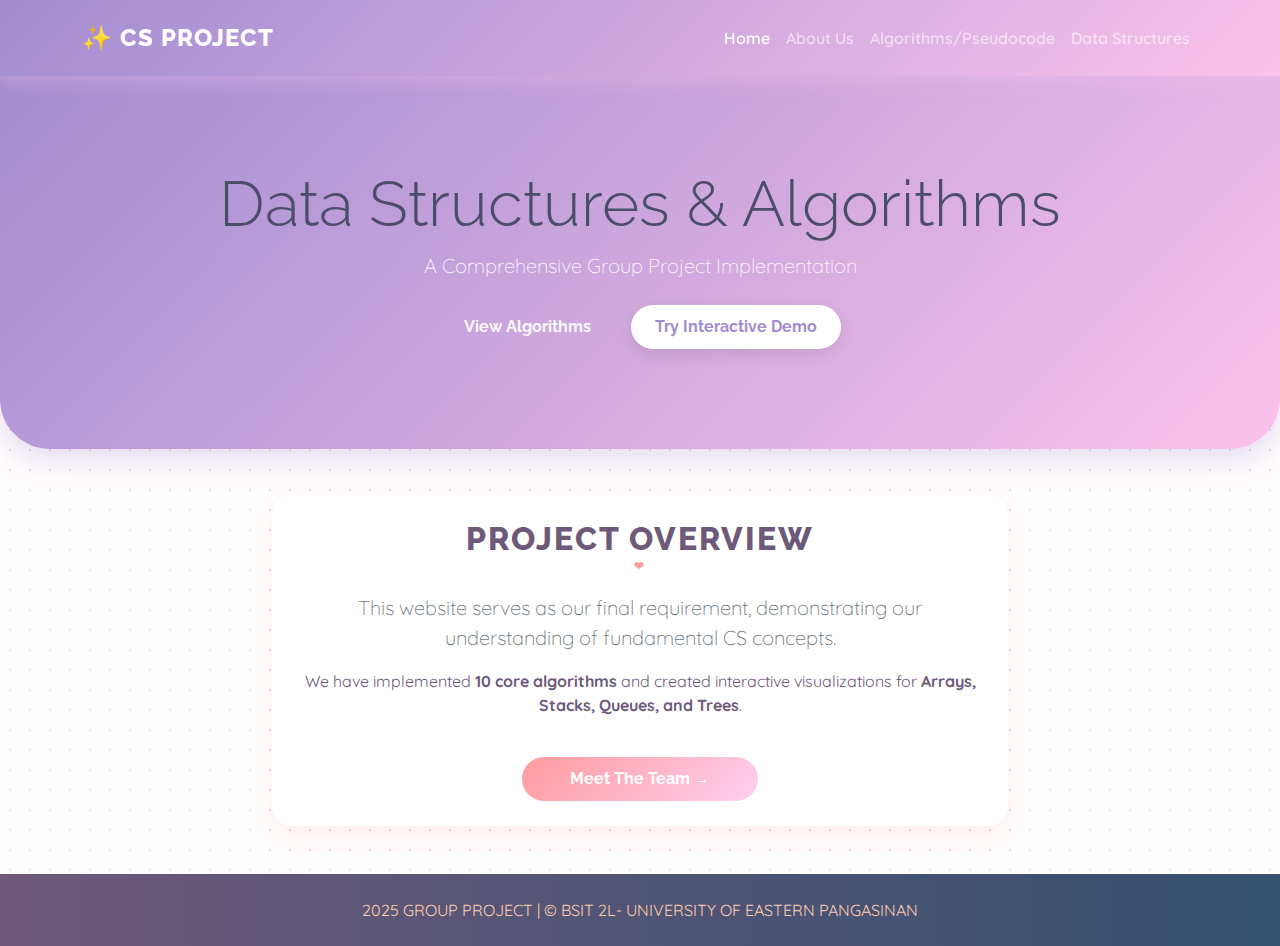
<file: index.html>
<!DOCTYPE html>
<html lang="en">
<head>
    <meta charset="UTF-8">
    <meta name="viewport" content="width=device-width, initial-scale=1.0">
    <title>CS Group Project - Home</title>
    <link href="https://cdn.jsdelivr.net/npm/bootstrap@5.3.0/dist/css/bootstrap.min.css" rel="stylesheet">
    <link href="https://fonts.googleapis.com/css2?family=Quicksand:wght@400;600;700&family=Raleway:wght@700;900&display=swap" rel="stylesheet">
    <link rel="stylesheet" href="style.css">
</head>
<body>

<nav class="navbar navbar-expand-lg navbar-dark fixed-top">
  <div class="container">
    <a class="navbar-brand" href="index.html">✨ CS Project</a>
    <div class="collapse navbar-collapse" id="navbarNav">
      <ul class="navbar-nav ms-auto">
        <li class="nav-item"><a class="nav-link active" href="index.html">Home</a></li>
        <li class="nav-item"><a class="nav-link" href="about.html">About Us</a></li> <!-- ADDED -->
        <li class="nav-item"><a class="nav-link" href="algorithms.html">Algorithms/Pseudocode</a></li> <!-- UPDATED -->
        <li class="nav-item"><a class="nav-link" href="datastructures.html">Data Structures</a></li>
      </ul>
    </div>
  </div>
</nav>

<header class="text-white text-center py-5" style="padding-bottom: 100px !important; margin-bottom: -50px;">
    <div class="container mt-5">
        <h1 class="display-3">Data Structures & Algorithms</h1>
        <p class="lead mb-4" style="opacity: 0.9;">A Comprehensive Group Project Implementation</p>
        <div class="d-flex justify-content-center gap-3">
            <a href="algorithms.html" class="btn btn-outline-light px-4">View Algorithms</a>
            <a href="datastructures.html" class="btn btn-light px-4">Try Interactive Demo</a>
        </div>
    </div>
</header>

<div class="container my-5 pt-5">
    <div class="row justify-content-center text-center mb-5">
        <div class="col-lg-8">
            <div class="card border-0">
                <h2 class="section-title">Project Overview</h2>
                <p class="lead text-secondary">This website serves as our final requirement, demonstrating our understanding of fundamental CS concepts.</p>
                <p style="color: #6d597a;">We have implemented <strong>10 core algorithms</strong> and created interactive visualizations for <strong>Arrays, Stacks, Queues, and Trees</strong>.</p>
                <div class="mt-4">
                    <a href="about.html" class="btn btn-primary px-5">Meet The Team &rarr;</a>
                </div>
            </div>
        </div>
    </div>
</div>

<footer class="text-center py-4 mt-5">
    <p class="mb-0"> 2025 GROUP PROJECT | &copy; BSIT 2L- UNIVERSITY OF EASTERN PANGASINAN</p>
</footer>
<script src="https://cdn.jsdelivr.net/npm/bootstrap@5.3.0/dist/js/bootstrap.bundle.min.js"></script>
</body>
</html>
</file>
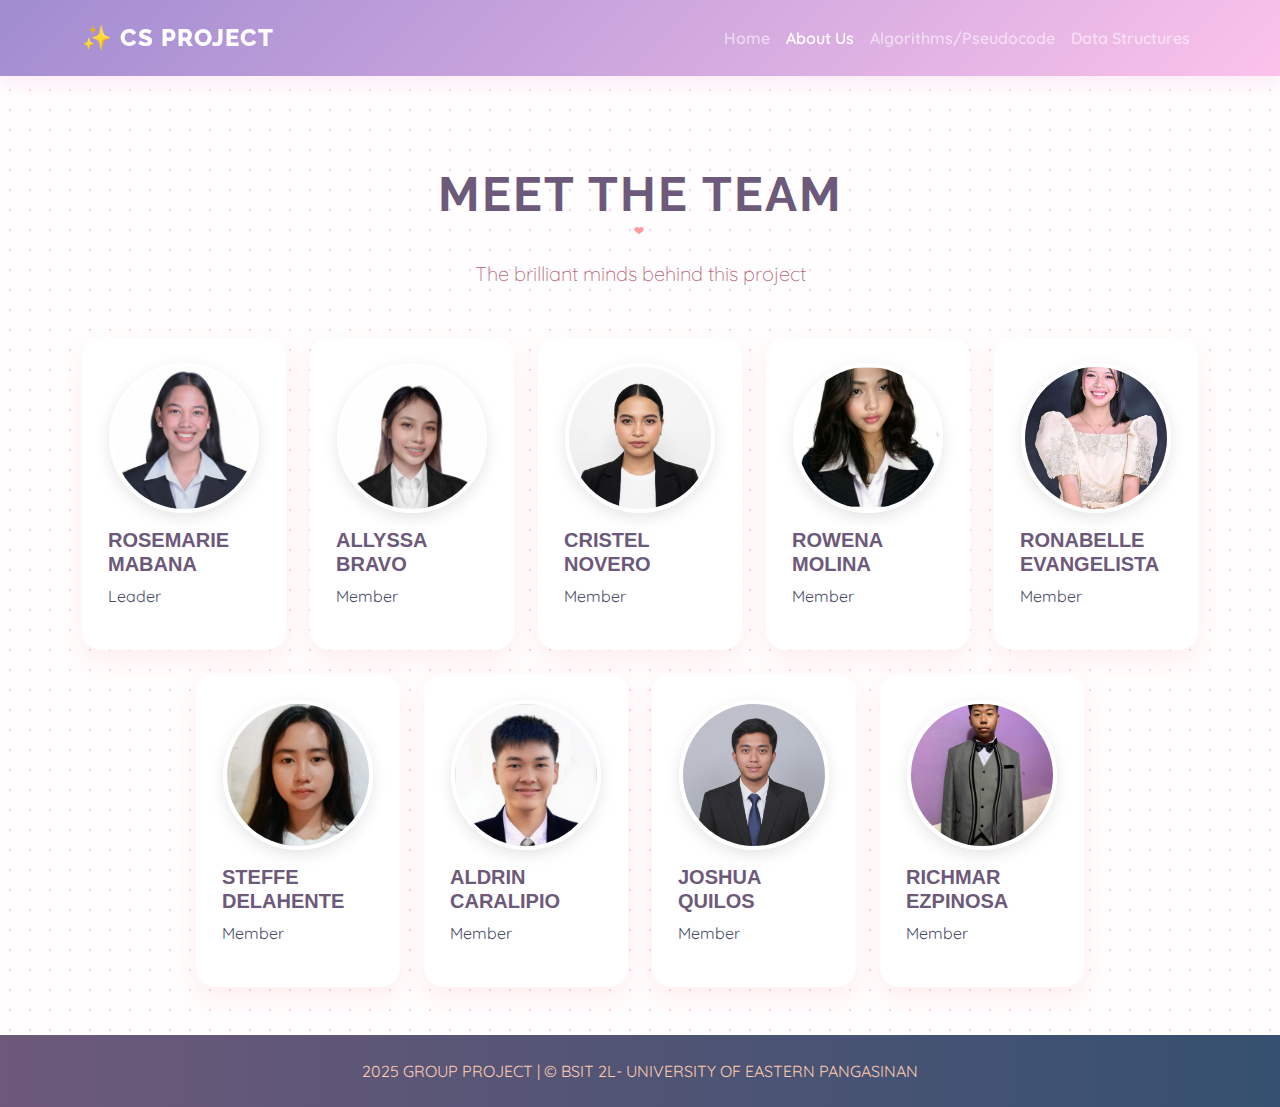
<file: about.html>
<!DOCTYPE html>
<html lang="en">
<head>
    <meta charset="UTF-8">
    <meta name="viewport" content="width=device-width, initial-scale=1.0">
    <title>About Us - CS Project</title>
    <link href="https://cdn.jsdelivr.net/npm/bootstrap@5.3.0/dist/css/bootstrap.min.css" rel="stylesheet">
    <link href="https://fonts.googleapis.com/css2?family=Quicksand:wght@400;600;700&family=Raleway:wght@700;900&family=JetBrains+Mono:wght@400;700&display=swap" rel="stylesheet">
    <link rel="stylesheet" href="style.css">
    <style>
        .member-img {
            width: 150px; height: 150px; object-fit: cover;
            border-radius: 50%; border: 4px solid white;
            box-shadow: 0 5px 15px rgba(0,0,0,0.1);
            display: block; margin: 0 auto 15px auto;
        }
        .member-card h5 {
            font-family: 'Poppins', sans-serif; font-weight: 800;
            color: #6d597a; text-transform: uppercase;
        }
    </style>
</head>
<body>

<nav class="navbar navbar-expand-lg navbar-dark fixed-top">
  <div class="container">
    <a class="navbar-brand" href="index.html">✨ CS Project</a>
    <div class="collapse navbar-collapse" id="navbarNav">
      <ul class="navbar-nav ms-auto">
        <li class="nav-item"><a class="nav-link" href="index.html">Home</a></li>
        <li class="nav-item"><a class="nav-link active" href="about.html">About Us</a></li>
        <li class="nav-item"><a class="nav-link" href="algorithms.html">Algorithms/Pseudocode</a></li>
        <li class="nav-item"><a class="nav-link" href="datastructures.html">Data Structures</a></li>
      </ul>
    </div>
  </div>
</nav>

<div class="container my-5 pt-5">
    <div class="text-center mb-5">
        <h2 class="section-title display-5 fw-bold">MEET THE TEAM</h2>
        <p class="lead" style="color: #b56576;">The brilliant minds behind this project</p>
    </div>

    <div class="row g-4 justify-content-center row-cols-1 row-cols-sm-2 row-cols-md-3 row-cols-lg-5">
        <!-- Row 1 (5 Members) -->
        <div class="col"><div class="member-card"><img src= "marie.jfif" class="member-img"><h5>Rosemarie Mabana</h5><p class="member-role">Leader</p></div></div>
        <div class="col"><div class="member-card"><img src= "aly.jfif" class="member-img"><h5>Allyssa Bravo</h5><p class="member-role">Member</p></div></div>
        <div class="col"><div class="member-card"><img src="tel.jfif" class="member-img"><h5>Cristel Novero</h5><p class="member-role">Member</p></div></div>
        <div class="col"><div class="member-card"><img src= "wena.jfif" class="member-img"><h5>Rowena Molina</h5><p class="member-role">Member</p></div></div>
        <div class="col"><div class="member-card"><img src="belle.jfif" class="member-img"><h5>Ronabelle Evangelista</h5><p class="member-role">Member</p></div></div>

        <!-- Row 2 (4 Members) -->
        <div class="col"><div class="member-card"><img src= "tepe.jfif" class="member-img"><h5>Steffe Delahente</h5><p class="member-role">Member</p></div></div>
        <div class="col"><div class="member-card"><img src= "ald.jfif" class="member-img"><h5>Aldrin Caralipio</h5><p class="member-role">Member</p></div></div>
        <div class="col"><div class="member-card"><img src= "josh.jfif" class="member-img"><h5>Joshua Quilos</h5><p class="member-role">Member</p></div></div>
        <div class="col"><div class="member-card"><img src= "rich.jfif" class="member-img"><h5>Richmar Ezpinosa</h5><p class="member-role">Member</p></div></div>
    </div>
</div>

<footer class="text-center py-4 mt-5">
    <p class="mb-0">2025 GROUP PROJECT | &copy; BSIT 2L- UNIVERSITY OF EASTERN PANGASINAN</p>
</footer>
<script src="https://cdn.jsdelivr.net/npm/bootstrap@5.3.0/dist/js/bootstrap.bundle.min.js"></script>
</body>

</html>
</file>
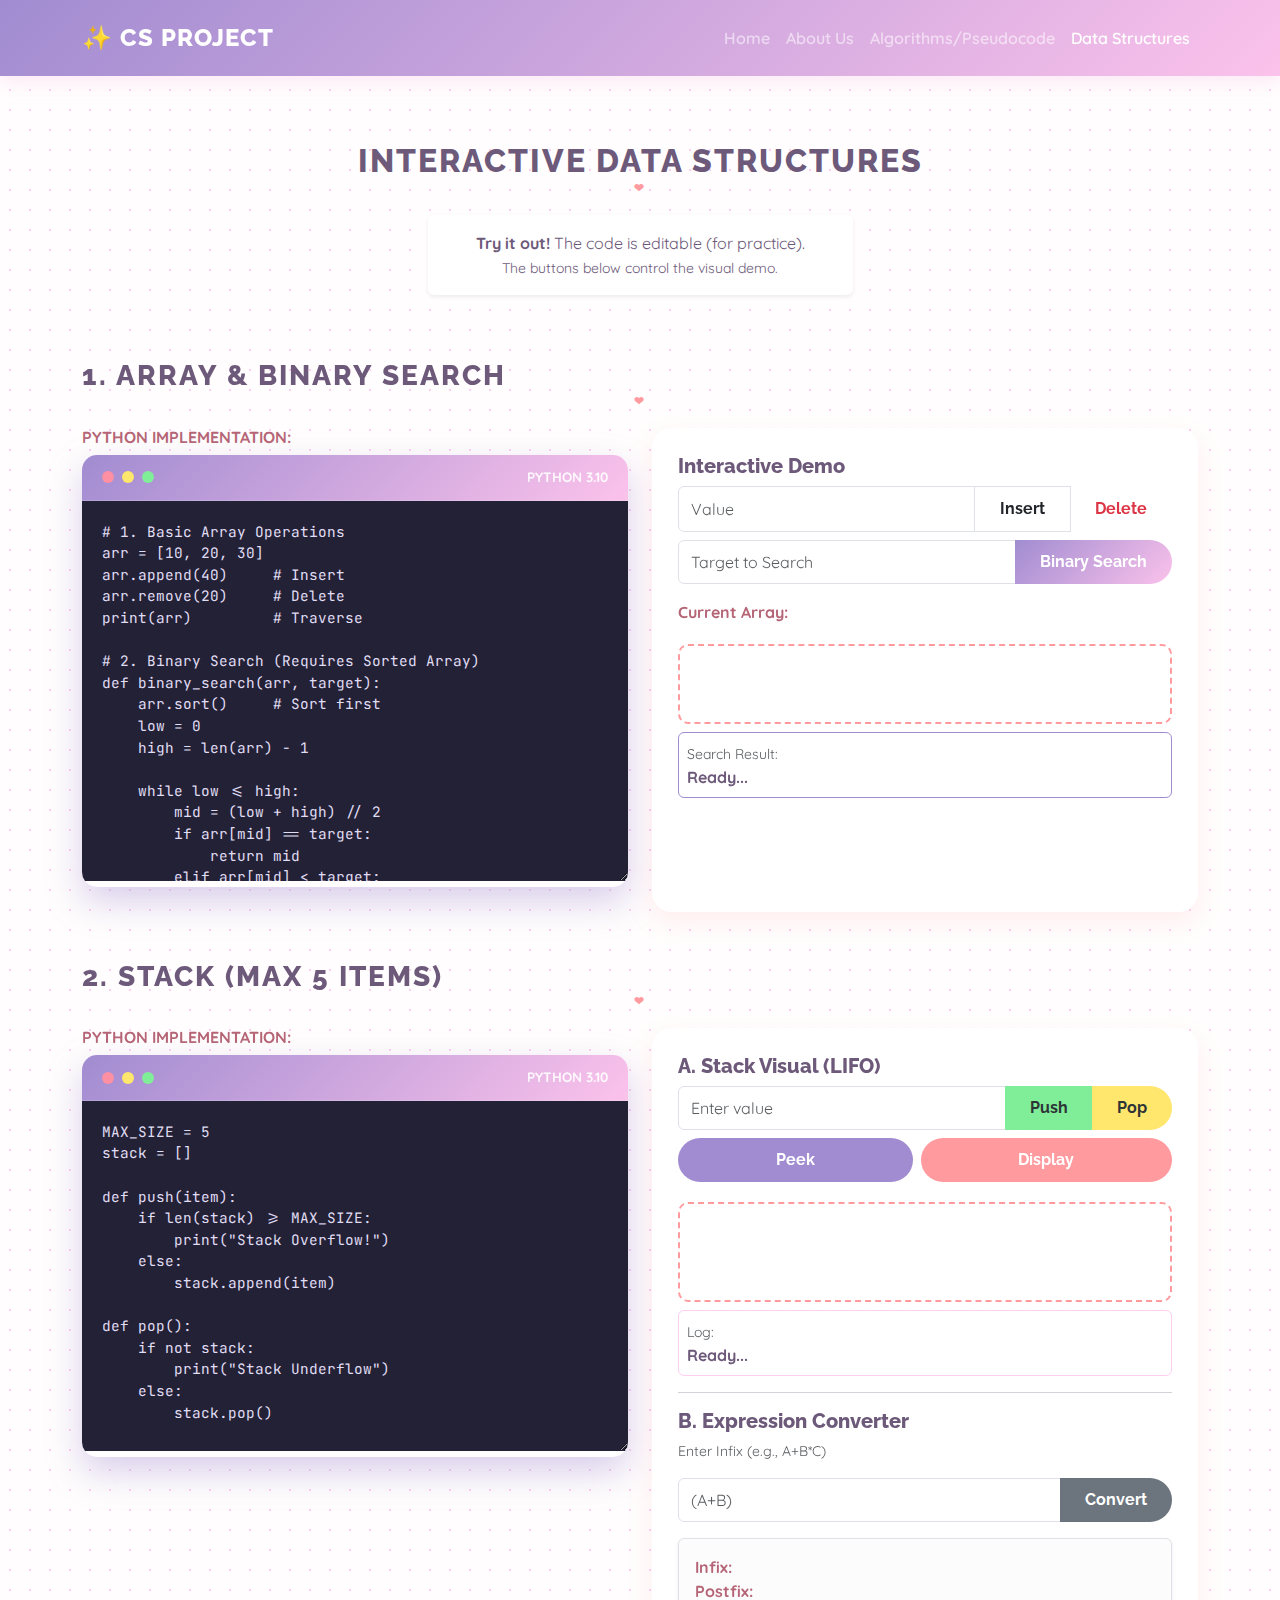
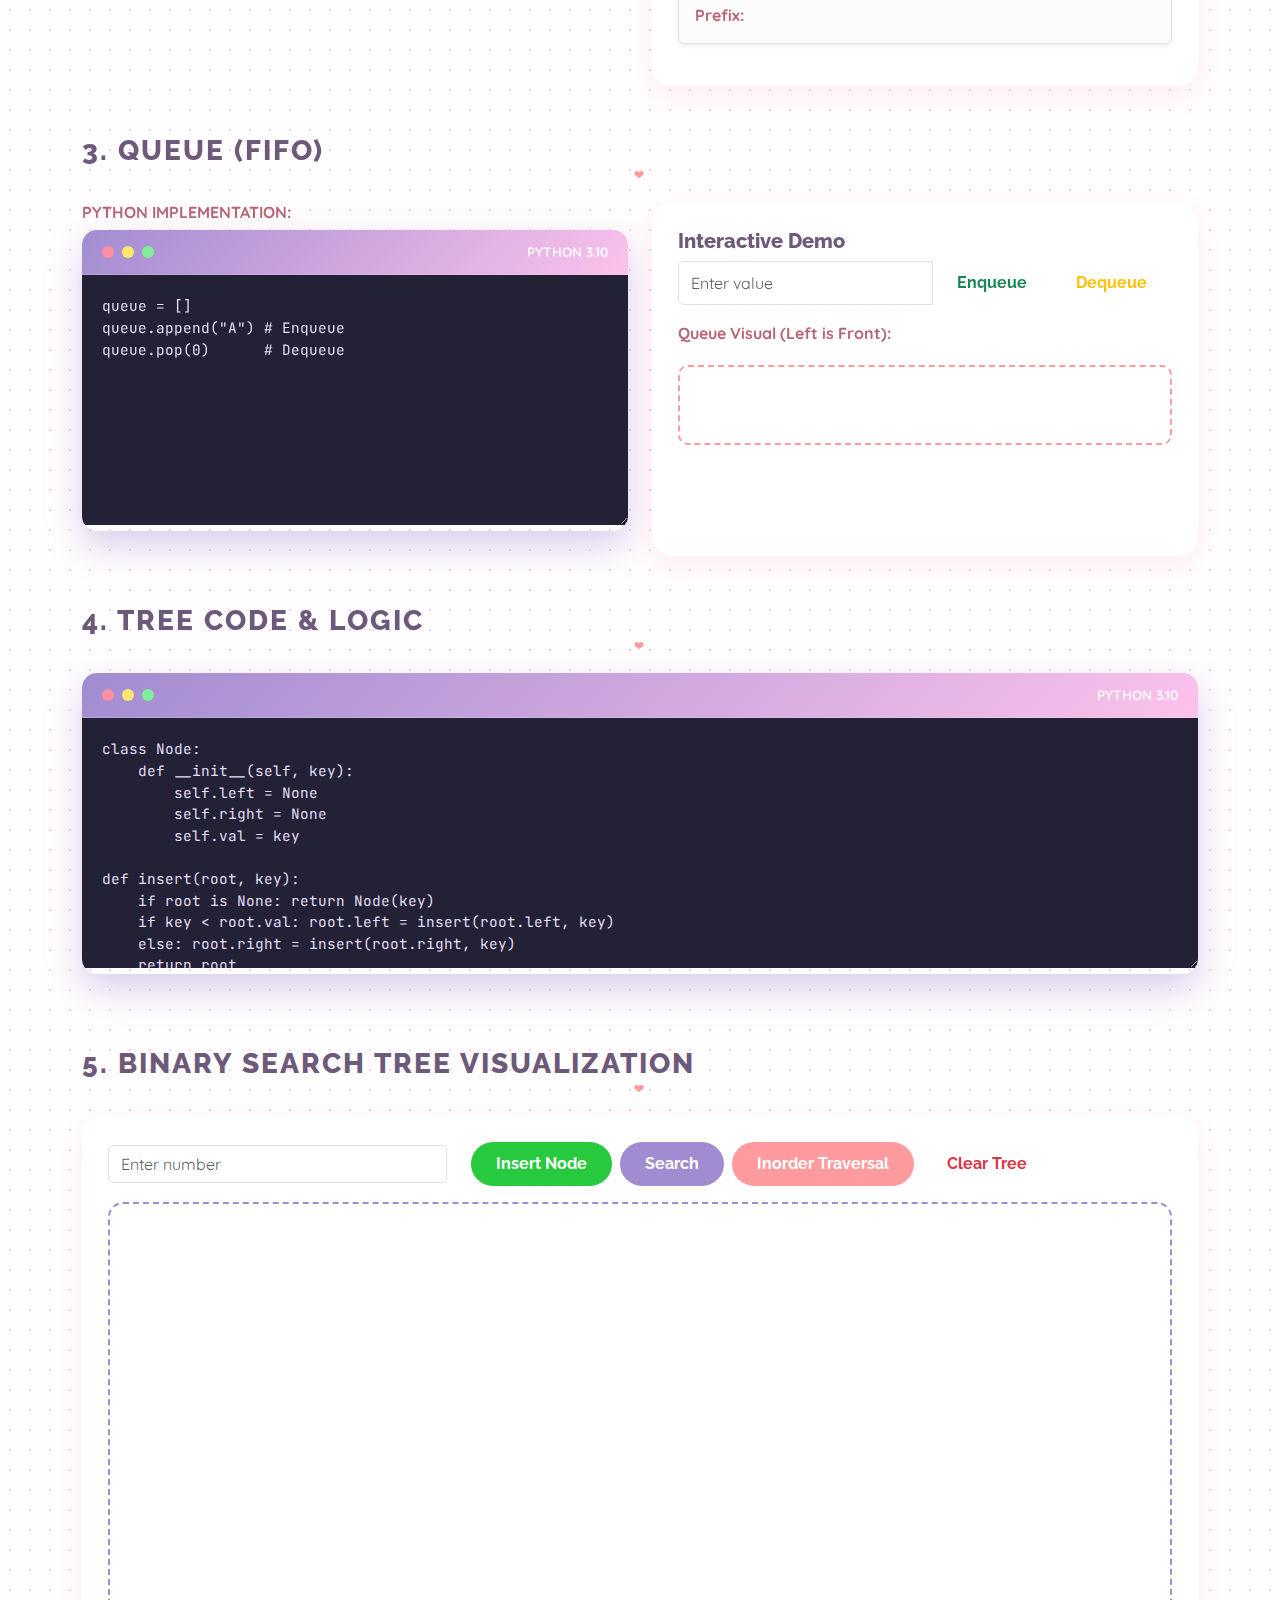
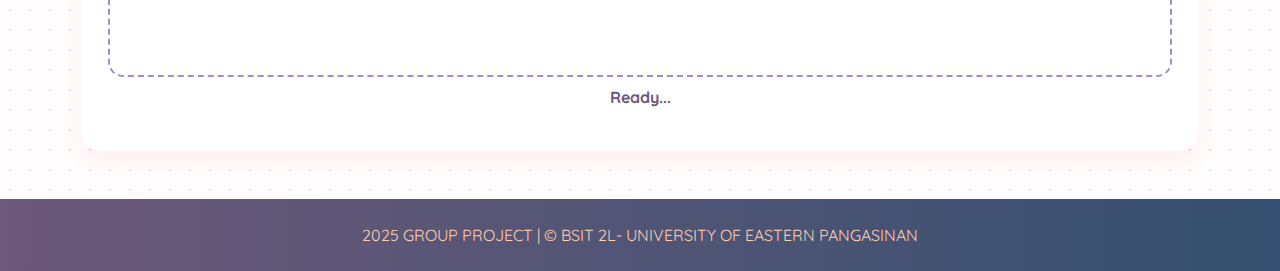
<file: datastructures.html>
<!DOCTYPE html>
<html lang="en">
<head>
    <meta charset="UTF-8">
    <meta name="viewport" content="width=device-width, initial-scale=1.0">
    <title>Data Structures - CS Project</title>
    <link href="https://cdn.jsdelivr.net/npm/bootstrap@5.3.0/dist/css/bootstrap.min.css" rel="stylesheet">
    <link href="https://fonts.googleapis.com/css2?family=Quicksand:wght@400;600;700&family=Raleway:wght@700;900&family=JetBrains+Mono:wght@400;700&display=swap" rel="stylesheet">
    <link rel="stylesheet" href="style.css">
    <style>
        /* BST Canvas Style */
        #bst-canvas {
            border: 2px dashed #a18cd1;
            border-radius: 15px;
            background: #ffffff;
            cursor: crosshair;
            width: 100%;
            display: block;
        }
    </style>
</head>
<body>

<nav class="navbar navbar-expand-lg navbar-dark fixed-top">
  <div class="container">
    <a class="navbar-brand" href="index.html">✨ CS Project</a>
    <div class="collapse navbar-collapse" id="navbarNav">
      <ul class="navbar-nav ms-auto">
        <li class="nav-item"><a class="nav-link" href="index.html">Home</a></li>
        <li class="nav-item"><a class="nav-link" href="about.html">About Us</a></li>
        <li class="nav-item"><a class="nav-link" href="algorithms.html">Algorithms/Pseudocode</a></li>
        <li class="nav-item"><a class="nav-link active" href="datastructures.html">Data Structures</a></li>
      </ul>
    </div>
  </div>
</nav>

<div class="container my-5 pt-4">
    <div class="text-center mb-5">
        <h2 class="section-title">Interactive Data Structures</h2>
        <div class="alert alert-light shadow-sm d-inline-block px-5 border-0" style="color: #6d597a; background: white;">
            <strong>Try it out!</strong> The code is editable (for practice). <br>
            <small>The buttons below control the visual demo.</small>
        </div>
    </div>

    <!-- 1. ARRAY & BINARY SEARCH -->
    <h3 class="section-title">1. Array & Binary Search</h3>
    <div class="row mb-5">
        <div class="col-lg-6">
            <h6 class="text-uppercase fw-bold" style="color: #b56576;">Python Implementation:</h6>
            <div class="code-window">
                <div class="code-header">
                    <div class="window-dots"><span class="dot red"></span><span class="dot yellow"></span><span class="dot green"></span></div>
                    <span class="lang-label">Python 3.10</span>
                </div>
<textarea class="code-input" spellcheck="false" style="height: 380px;">
# 1. Basic Array Operations
arr = [10, 20, 30]
arr.append(40)     # Insert
arr.remove(20)     # Delete
print(arr)         # Traverse

# 2. Binary Search (Requires Sorted Array)
def binary_search(arr, target):
    arr.sort()     # Sort first
    low = 0
    high = len(arr) - 1

    while low <= high:
        mid = (low + high) // 2
        if arr[mid] == target:
            return mid
        elif arr[mid] < target:
            low = mid + 1
        else:
            high = mid - 1
    return -1
</textarea>
            </div>
        </div>
        <div class="col-lg-6">
            <div class="demo-box h-100">
                <h5 style="color: #6d597a;">Interactive Demo</h5>
                
                <div class="input-group mb-2">
                    <input type="number" id="array-input" class="form-control" placeholder="Value">
                    <button class="btn btn-outline-light text-dark border" onclick="arrayInsert()">Insert</button>
                    <button class="btn btn-outline-danger" onclick="arrayDelete()">Delete</button>
                </div>

                <div class="input-group mb-3">
                    <input type="number" id="bs-input" class="form-control" placeholder="Target to Search">
                    <button class="btn btn-primary text-white" style="background: var(--secondary-gradient);" onclick="runBinarySearch()">Binary Search</button>
                </div>

                <p style="color: #b56576;"><strong>Current Array:</strong></p>
                <div id="array-visual" class="visual-container"></div>
                
                <div class="mt-2 p-2 rounded" style="background: rgba(255,255,255,0.8); border: 1px solid #a18cd1;">
                    <small class="text-muted">Search Result:</small>
                    <p id="array-message" class="fw-bold mb-0" style="color: #6d597a;">Ready...</p>
                </div>
            </div>
        </div>
    </div>

    <!-- 2. STACK -->
    <h3 class="section-title">2. Stack (Max 5 Items)</h3>
    <div class="row mb-5">
        <div class="col-lg-6">
            <h6 class="text-uppercase fw-bold" style="color: #b56576;">Python Implementation:</h6>
            <div class="code-window">
                <div class="code-header">
                    <div class="window-dots"><span class="dot red"></span><span class="dot yellow"></span><span class="dot green"></span></div>
                    <span class="lang-label">Python 3.10</span>
                </div>
<textarea class="code-input" spellcheck="false" style="height: 350px;">
MAX_SIZE = 5
stack = []

def push(item):
    if len(stack) >= MAX_SIZE:
        print("Stack Overflow!")
    else:
        stack.append(item)

def pop():
    if not stack:
        print("Stack Underflow")
    else:
        stack.pop()
</textarea>
            </div>
        </div>
        <div class="col-lg-6">
            <div class="demo-box h-100">
                <h5 style="color: #6d597a;">A. Stack Visual (LIFO)</h5>
                
                <div class="input-group mb-2">
                    <input type="text" id="stack-input" class="form-control" placeholder="Enter value">
                    <button class="btn btn-success" style="background: #80ed99; border:none; color: #2d3436;" onclick="stackPush()">Push</button>
                    <button class="btn btn-warning" style="background: #ffe66d; border:none; color: #2d3436;" onclick="stackPop()">Pop</button>
                </div>
                <div class="d-flex gap-2 mb-3">
                    <button class="btn flex-fill text-white" style="background: #a18cd1;" onclick="stackPeek()">Peek</button>
                    <button class="btn flex-fill text-white" style="background: #ff9a9e;" onclick="stackDisplay()">Display</button>
                </div>

                <div id="stack-visual" class="visual-container" style="min-height: 100px;"></div>
                
                <div class="mt-2 p-2 rounded" style="background: rgba(255,255,255,0.8); border: 1px solid #fecfef;">
                    <small class="text-muted">Log:</small>
                    <p id="stack-message" class="fw-bold mb-0" style="color: #6d597a;">Ready...</p>
                </div>
                
                <hr>

                <h5 style="color: #6d597a;">B. Expression Converter</h5>
                <p class="small text-muted">Enter Infix (e.g., A+B*C)</p>
                <div class="input-group mb-3">
                    <input type="text" id="infix-input" class="form-control" placeholder="(A+B)">
                    <button class="btn btn-secondary" onclick="convertExpression()">Convert</button>
                </div>
                <div class="alert alert-light border shadow-sm">
                    <strong style="color: #b56576;">Infix:</strong> <span id="out-infix" class="fw-bold text-dark"></span><br>
                    <strong style="color: #b56576;">Postfix:</strong> <span id="out-postfix" class="fw-bold text-dark"></span><br>
                    <strong style="color: #b56576;">Prefix:</strong> <span id="out-prefix" class="fw-bold text-dark"></span>
                </div>
            </div>
        </div>
    </div>

    <!-- 3. QUEUE -->
    <h3 class="section-title">3. Queue (FIFO)</h3>
    <div class="row mb-5">
        <div class="col-lg-6">
            <h6 class="text-uppercase fw-bold" style="color: #b56576;">Python Implementation:</h6>
            <div class="code-window">
                <div class="code-header">
                    <div class="window-dots"><span class="dot red"></span><span class="dot yellow"></span><span class="dot green"></span></div>
                    <span class="lang-label">Python 3.10</span>
                </div>
<textarea class="code-input" spellcheck="false">
queue = []
queue.append("A") # Enqueue
queue.pop(0)      # Dequeue
</textarea>
            </div>
        </div>
        <div class="col-lg-6">
            <div class="demo-box h-100">
                <h5 style="color: #6d597a;">Interactive Demo</h5>
                <div class="input-group mb-3">
                    <input type="text" id="queue-input" class="form-control" placeholder="Enter value">
                    <button class="btn btn-outline-success" onclick="queueEnqueue()">Enqueue</button>
                    <button class="btn btn-outline-warning" onclick="queueDequeue()">Dequeue</button>
                </div>
                <p style="color: #b56576;"><strong>Queue Visual (Left is Front):</strong></p>
                <div id="queue-visual" class="visual-container"></div>
            </div>
        </div>
    </div>

    <!-- 4. TEXT-BASED TREE LOGIC -->
    <h3 class="section-title">4. Tree Code & Logic</h3>
    <div class="row mb-5">
        <div class="col-lg-12">
            <div class="code-window">
                <div class="code-header">
                    <div class="window-dots"><span class="dot red"></span><span class="dot yellow"></span><span class="dot green"></span></div>
                    <span class="lang-label">Python 3.10</span>
                </div>
<textarea class="code-input" spellcheck="false" style="height: 200px;">
class Node:
    def __init__(self, key):
        self.left = None
        self.right = None
        self.val = key

def insert(root, key):
    if root is None: return Node(key)
    if key < root.val: root.left = insert(root.left, key)
    else: root.right = insert(root.right, key)
    return root
</textarea>
            </div>
        </div>
    </div>

    <!-- 5. BST VISUALIZATION (NEW) -->
    <h3 class="section-title">5. Binary Search Tree Visualization</h3>
    <div class="row mb-5">
        <div class="col-lg-12">
            <div class="demo-box">
                <div class="row align-items-center mb-3">
                    <div class="col-md-4">
                        <input type="number" id="bst-val" class="form-control" placeholder="Enter number">
                    </div>
                    <div class="col-md-8 d-flex gap-2 flex-wrap">
                        <button class="btn text-white" style="background: #27c93f;" onclick="bstInsert()">Insert Node</button>
                        <button class="btn text-white" style="background: #a18cd1;" onclick="bstSearch()">Search</button>
                        <button class="btn text-white" style="background: #ff9a9e;" onclick="bstInorder()">Inorder Traversal</button>
                        <button class="btn btn-outline-danger" onclick="bstClear()">Clear Tree</button>
                    </div>
                </div>
                
                <!-- VISUALIZATION CANVAS -->
                <canvas id="bst-canvas" width="900" height="400"></canvas>
                
                <div class="mt-2 text-center">
                    <p id="bst-message" class="fw-bold" style="color: #6d597a; min-height: 20px;">Ready...</p>
                </div>
            </div>
        </div>
    </div>

</div>

<footer class="text-center py-4 mt-5">
    <p class="mb-0">2025 GROUP PROJECT | &copy; BSIT 2L- UNIVERSITY OF EASTERN PANGASINAN</p>
</footer>

<script src="script.js"></script>
<script src="https://cdn.jsdelivr.net/npm/bootstrap@5.3.0/dist/js/bootstrap.bundle.min.js"></script>
</body>
</html>
</file>
<file: style.css>
/* --- GIRLY TECH THEME VARIABLES --- */
:root {
    /* Soft Pink to Peach Gradient */
    --primary-gradient: linear-gradient(135deg, #ff9a9e 0%, #fecfef 99%, #fecfef 100%);
    /* Lavender to Blue Gradient */
    --secondary-gradient: linear-gradient(135deg, #a18cd1 0%, #fbc2eb 100%);
    /* Text Colors */
    --text-dark: #4a4e69;
    --text-light: #9a8c98;
    /* Background */
    --bg-color: #fffdfd;
}

body {
    padding-top: 70px;
    background-color: var(--bg-color);
    font-family: 'Quicksand', sans-serif; 
    color: var(--text-dark);
    background-image: radial-gradient(#fecfef 1px, transparent 1px);
    background-size: 20px 20px; /* Cute polka dot pattern */
}

/* --- NAVBAR --- */
.navbar {
    background: var(--secondary-gradient) !important;
    box-shadow: 0 4px 20px rgba(251, 194, 235, 0.4);
    padding: 15px 0;
    backdrop-filter: blur(10px);
}
.navbar-brand {
    font-family: 'Raleway', sans-serif;
    font-weight: 800;
    font-size: 1.5rem;
    letter-spacing: 1px;
    text-transform: uppercase;
}
.nav-link {
    font-weight: 600;
    font-size: 1rem;
    transition: all 0.3s;
}
.nav-link:hover {
    color: #fff !important;
    transform: translateY(-2px);
    text-shadow: 0 0 8px rgba(255,255,255,0.8);
}

/* --- HEADINGS --- */
h1, h2, h3, h5 {
    font-family: 'Raleway', sans-serif;
    font-weight: 800;
    color: var(--text-dark);
}

.section-title {
    position: relative;
    padding-bottom: 15px;
    margin-bottom: 20px;
    color: #6d597a;
    text-transform: uppercase;
    letter-spacing: 2px;
}
.section-title::after {
    content: '❤';
    position: absolute;
    font-size: 12px;
    color: #ff9a9e;
    bottom: 0;
    left: 50%;
    transform: translateX(-50%);
}

/* --- HERO SECTION --- */
header {
    background: var(--secondary-gradient);
    border-bottom-left-radius: 50px;
    border-bottom-right-radius: 50px;
    box-shadow: 0 10px 30px rgba(161, 140, 209, 0.3);
}

/* --- CARDS & BOXES --- */
.card, .demo-box, .member-card {
    background: rgba(255, 255, 255, 0.9);
    border: 1px solid rgba(255, 255, 255, 0.5);
    border-radius: 20px;
    box-shadow: 0 10px 25px rgba(255, 154, 158, 0.15);
    transition: transform 0.3s ease, box-shadow 0.3s ease;
    padding: 25px;
}

.card:hover, .member-card:hover {
    transform: translateY(-8px);
    box-shadow: 0 15px 35px rgba(161, 140, 209, 0.3);
}

/* --- BUTTONS --- */
.btn {
    border-radius: 50px;
    padding: 10px 25px;
    font-weight: 700;
    font-family: 'Raleway', sans-serif;
    border: none;
    transition: all 0.3s;
}
.btn-primary { background: var(--primary-gradient); color: #fff; }
.btn-light { background: white; color: #a18cd1; box-shadow: 0 5px 15px rgba(0,0,0,0.1); }
.btn-outline-light:hover { background: white; color: #ff9a9e; }

/* --- CUTE CODE EDITOR DESIGN --- */
.code-window {
    border-radius: 15px;
    overflow: hidden;
    margin-bottom: 25px;
    border: none;
    box-shadow: 0 15px 35px rgba(161, 140, 209, 0.4);
    transition: transform 0.3s ease;
}
.code-window:hover { transform: translateY(-5px); }

.code-header {
    background: var(--secondary-gradient);
    padding: 12px 20px;
    display: flex;
    align-items: center;
    border-bottom: 1px solid rgba(255,255,255,0.2);
}

.window-dots { display: flex; gap: 8px; margin-right: 15px; }
.dot { width: 12px; height: 12px; border-radius: 50%; }
.dot.red { background-color: #ff8fa3; }
.dot.yellow { background-color: #ffe66d; }
.dot.green { background-color: #80ed99; }

.lang-label {
    color: #fff;
    font-weight: 700;
    font-size: 0.85rem;
    margin-left: auto;
    text-transform: uppercase;
    opacity: 0.9;
}

.code-input {
    width: 100%;
    min-height: 250px;
    background-color: #232136; /* Deep purple background */
    color: #e0def4; /* Soft white text */
    border: none;
    padding: 20px;
    font-family: 'JetBrains Mono', monospace;
    font-size: 0.9rem;
    resize: vertical;
    outline: none;
    line-height: 1.5;
}

/* Visual Container for Stack/Queue/Array items */
.visual-container {
    min-height: 80px;
    margin-top: 20px;
    padding: 15px;
    background-color: rgba(255,255,255,0.6);
    border: 2px dashed #ff9a9e;
    border-radius: 10px;
    display: flex;
    gap: 10px;
    flex-wrap: wrap;
    align-items: center;
}
#stack-visual { flex-direction: column-reverse; } /* Stack logic */
.data-item {
    background: var(--primary-gradient);
    color: white;
    padding: 10px 20px;
    border-radius: 8px;
    font-weight: bold;
    font-family: 'JetBrains Mono', monospace;
    animation: popIn 0.3s;
}
@keyframes popIn { 0% { opacity: 0; transform: scale(0.5); } 100% { opacity: 1; transform: scale(1); } }

footer {
    background: linear-gradient(to right, #6d597a, #355070);
    color: #ffcdb2;
    padding: 20px;
}
</file>
